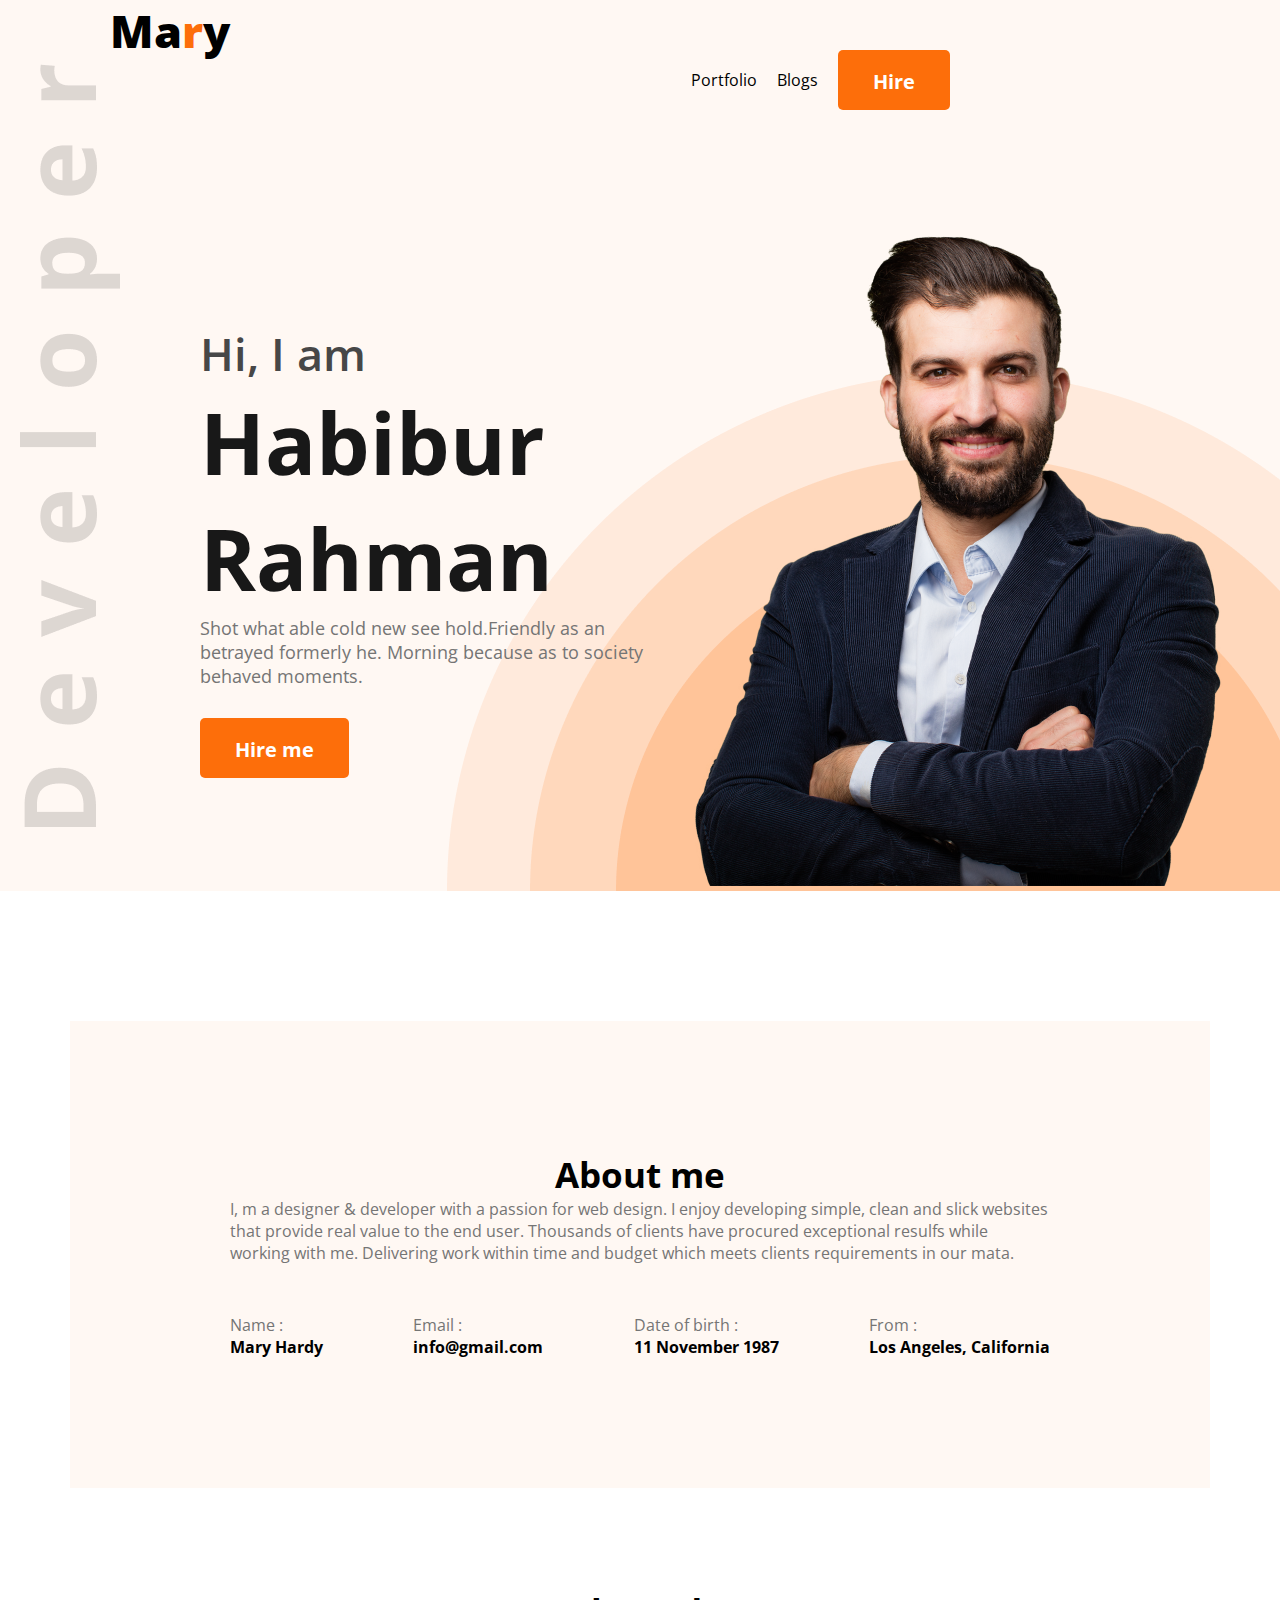
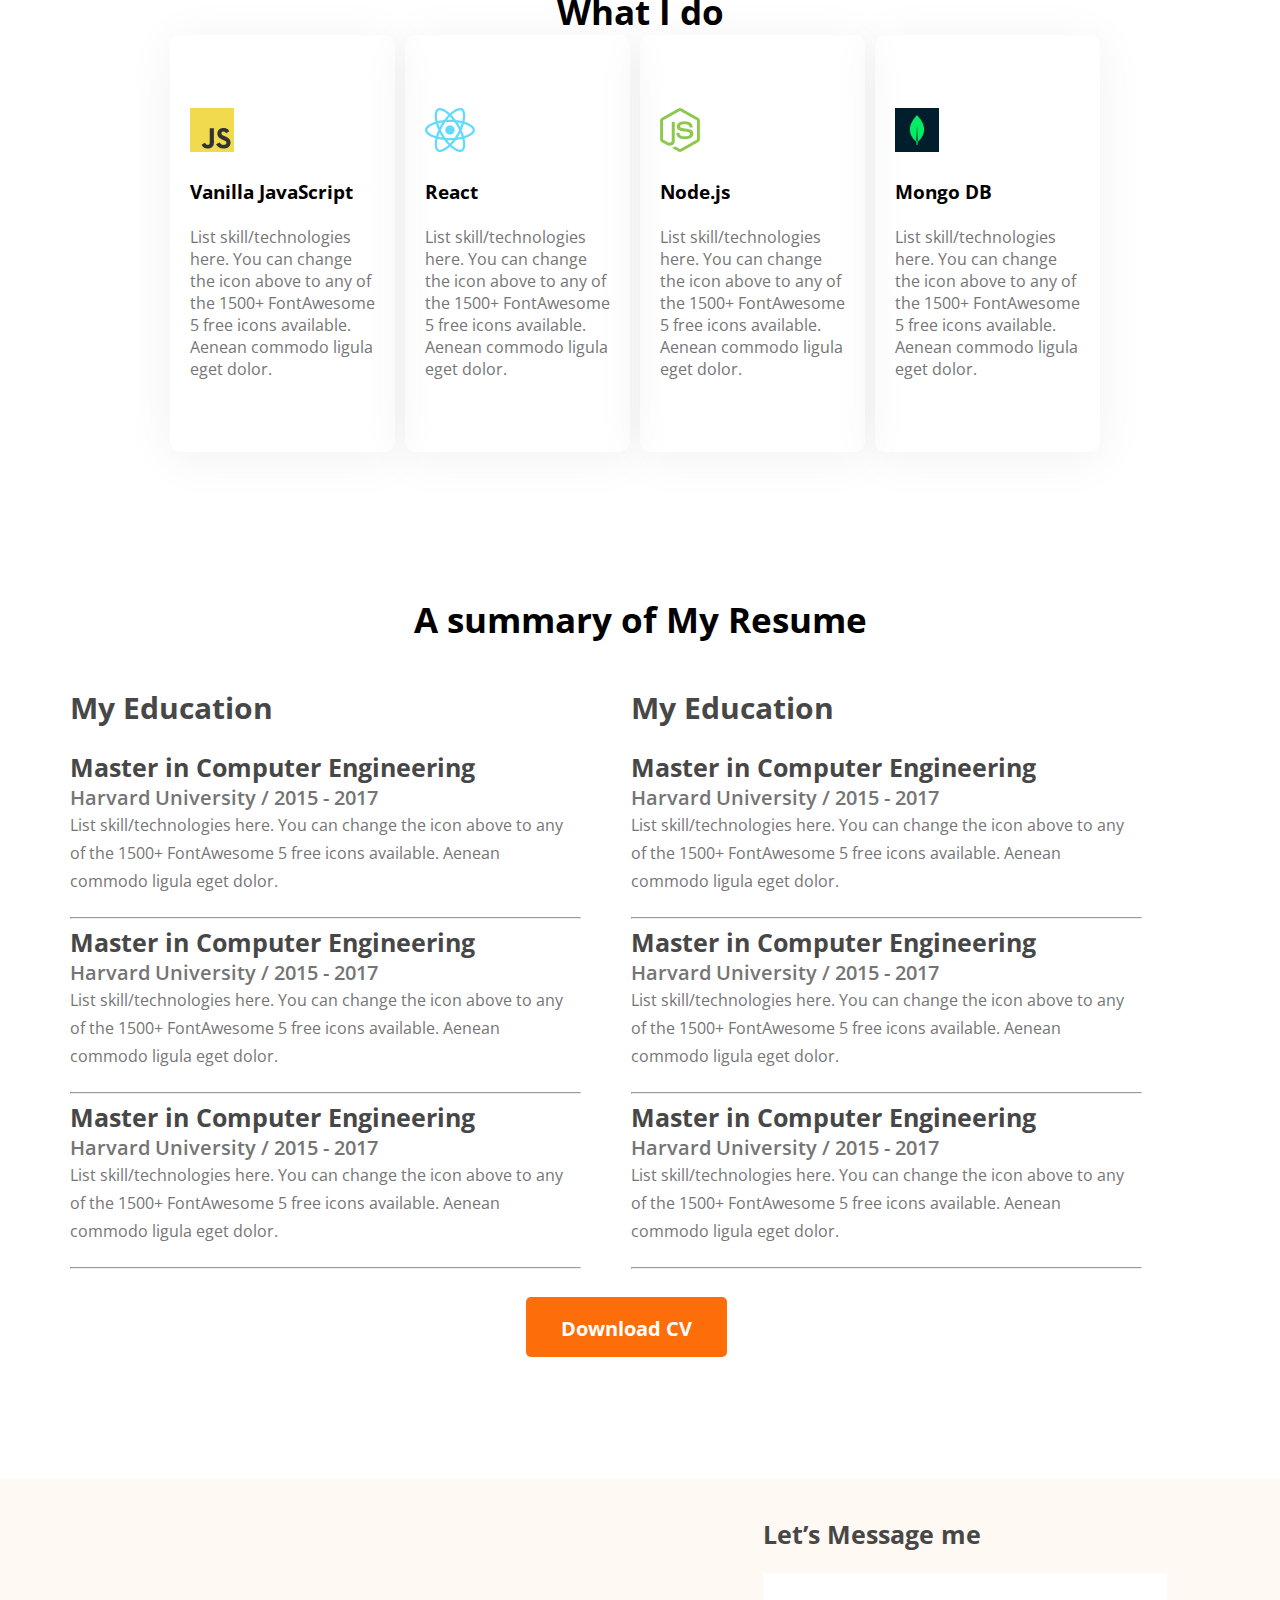
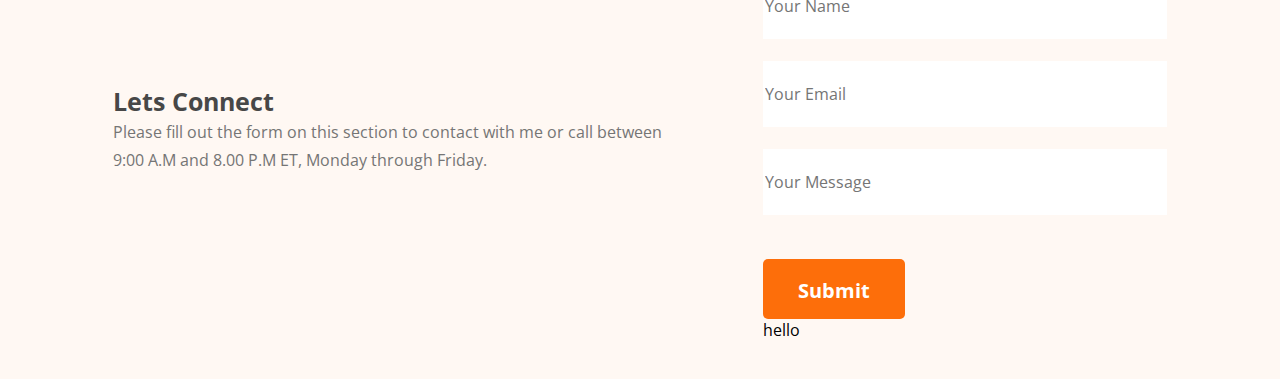
<file: index.html>
<!DOCTYPE html>
<html lang="en">

<head>
    <meta charset="UTF-8">
    <meta http-equiv="X-UA-Compatible" content="IE=edge">
    <meta name="viewport" content="width=device-width, initial-scale=1.0">
    <title>Portfolio</title>
    <link rel="stylesheet" href="styles/style.css">
    <style>
        @import url('https://fonts.googleapis.com/css2?family=Open+Sans&display=swap');
    </style>
</head>

<body>
    <header class="header">
        <nav>
            <h2 class="nav-title">Ma<span class="text-primary">r</span>y</h2>
            <ul>
                <li>Portfolio</li>
                <li>Blogs</li>
                <li><button class="btn-primary">Hire </button></li>
            </ul>
        </nav>
        <!-- banner  -->
        <div class="banner">
            <div>
                <h3 class="banner-subtitle">Hi, I am</h3>
                <h2 class="banner-title">Habibur Rahman</h2>
                <p class="banner-description">
                    Shot what able cold new see hold.Friendly as an betrayed formerly he. Morning because as to society
                    behaved moments.
                </p>
                <button class="btn-primary">Hire me</button>
            </div>
            <div>
                <img src="images/hardy.png" alt="">
            </div>
        </div>
    </header>
    <main class="main">
        <section class="about-me">
            <h2 class="section-title">About me</h2>
            <p class="section-description">I, m a designer & developer with a passion for web design. I enjoy developing
                simple, clean and slick
                websites that provide real value to the end user. Thousands of clients have procured exceptional resulfs
                while working with me. Delivering work within time and budget which meets clients requirements in our
                mata.</p>
            <div class="contact-info">
                <div class="info-container">
                    <p>Name :</p>
                    <h4>Mary Hardy </h4>
                </div>
                <div class="info-container">
                    <p>Email :</p>
                    <h4>info@gmail.com </h4>
                </div>
                <div class="info-container">
                    <p>Date of birth :</p>
                    <h4>11 November 1987 </h4>
                </div>
                <div class="info-container">
                    <p>From :</p>
                    <h4>Los Angeles, California </h4>
                </div>
            </div>
        </section>
        <section class="what-i-do">
            <h2 class="section-title">What I do</h3>
                <div class="card-container">
                    <div class="card">
                        <div class="card-content">
                            <img src="/images/icons/js.png" alt="icon">
                            <br>
                            <br>
                            <h3>Vanilla JavaScript</h3>
                            <br>
                            <p class="card-description">List skill/technologies here. You can change the icon above to
                                any
                                of the 1500+ FontAwesome 5
                                free icons available. Aenean commodo ligula eget dolor. </p>

                        </div>

                    </div>
                    <div class="card">
                        <div class="card-content">
                            <img src="/images/icons/react.png" alt="icon">
                            <br>
                            <br>
                            <h3>React </h3>
                            <br>
                            <p class="card-description">List skill/technologies here. You can change the icon above to
                                any
                                of the 1500+ FontAwesome 5
                                free icons available. Aenean commodo ligula eget dolor. </p>

                        </div>

                    </div>
                    <div class="card">
                        <div class="card-content">
                            <img src="/images/icons/nodejs.png" alt="icon">
                            <br>
                            <br>
                            <h3>Node.js</h3>
                            <br>
                            <p class="card-description">List skill/technologies here. You can change the icon above to
                                any
                                of the 1500+ FontAwesome 5
                                free icons available. Aenean commodo ligula eget dolor. </p>

                        </div>

                    </div>

                    <div class="card">
                        <div class="card-content">
                            <img src="/images/icons/mongo.png" alt="icon">
                            <br>
                            <br>
                            <h3>Mongo DB</h3>
                            <br>
                            <p class="card-description">List skill/technologies here. You can change the icon above to
                                any
                                of the 1500+ FontAwesome 5
                                free icons available. Aenean commodo ligula eget dolor. </p>

                        </div>

                    </div>
                </div>
                <br>
                <br>
        </section>
        <section class="resume-summary-section">
            <h3 class="section-title ">A summary of My Resume</h3>
            <br>
            <br>
            <div class="summary-container">
                <div class="education-summer">
                    <h2 class="title-text">My Education</h2>
                    <br>
                    <div class="uni-container">
                        <h3 class="subtitle-text">Master in Computer Engineering</h3>
                        <h3 class="normal-text">Harvard University / 2015 - 2017</h3>
                        <p class="text-secondary">List skill/technologies here. You can change the icon above
                            to any of the 1500+ FontAwesome 5 free icons available. Aenean commodo ligula eget dolor.
                        </p>
                        <br>
                        <hr>
                        <br>
                    </div>
                    <div class="uni-container">
                        <h3 class="subtitle-text">Master in Computer Engineering</h3>
                        <h3 class="normal-text">Harvard University / 2015 - 2017</h3>
                        <p class="text-secondary">List skill/technologies here. You can change the icon above
                            to any of the 1500+ FontAwesome 5 free icons available. Aenean commodo ligula eget dolor.
                        </p>
                        <br>
                        <hr>
                        <br>
                    </div>
                    <div class="uni-container">
                        <h3 class="subtitle-text">Master in Computer Engineering</h3>
                        <h3 class="normal-text">Harvard University / 2015 - 2017</h3>
                        <p class="text-secondary">List skill/technologies here. You can change the icon above
                            to any of the 1500+ FontAwesome 5 free icons available. Aenean commodo ligula eget dolor.
                        </p>
                        <br>
                        <hr>
                        <br>
                    </div>

                </div>
                <div class="education-summer">
                    <h2 class="title-text">My Education</h2>
                    <br>
                    <div class="uni-container">
                        <h3 class="subtitle-text">Master in Computer Engineering</h3>
                        <h3 class="normal-text">Harvard University / 2015 - 2017</h3>
                        <p class="text-secondary">List skill/technologies here. You can change the icon above
                            to any of the 1500+ FontAwesome 5 free icons available. Aenean commodo ligula eget dolor.
                        </p>
                        <br>
                        <hr>
                        <br>
                    </div>
                    <div class="uni-container">
                        <h3 class="subtitle-text">Master in Computer Engineering</h3>
                        <h3 class="normal-text">Harvard University / 2015 - 2017</h3>
                        <p class="text-secondary">List skill/technologies here. You can change the icon above
                            to any of the 1500+ FontAwesome 5 free icons available. Aenean commodo ligula eget dolor.
                        </p>
                        <br>
                        <hr>
                        <br>
                    </div>
                    <div class="uni-container">
                        <h3 class="subtitle-text">Master in Computer Engineering</h3>
                        <h3 class="normal-text">Harvard University / 2015 - 2017</h3>
                        <p class="text-secondary">List skill/technologies here. You can change the icon above
                            to any of the 1500+ FontAwesome 5 free icons available. Aenean commodo ligula eget dolor.
                        </p>
                        <br>
                        <hr>
                        <br>
                    </div>

                </div>
            </div>
            <br>
            <button class="btn-primary classic-button">Download CV</button>
            <br>
            <br>

        </section>
    </main>
    <footer>
        <div class="lets-contact">
            <h2 class="subtitle-text">
                Lets Connect
            </h2>
            <p class="text-secondary">Please fill out the form on this section to contact with me or call between 9:00
                A.M and 8.00 P.M ET,
                Monday through Friday.</p>
        </div>
        <div class="lets-message-me">
            <h3 class="subtitle-text">
                Let’s Message me
            </h3>
            <br>
            <form>
                <input type="text" placeholder="Your Name">
                <br>
                <br>
                <input type="email" placeholder="Your Email">
                <br>
                <br>
                <input type="text" placeholder="Your Message">
                <br>
                <br>
                <br>
                <button class="btn-primary "> Submit</button>
                <p>hello</p>
            </form>
        </div>
    </footer>
</body>

</html>
</file>
<file: styles/style.css>
@import url('https://fonts.googleapis.com/css2?family=Open+Sans:wght@700&display=swap');

* {
    font-family: 'Open Sans', sans-serif;
    margin: 0;
}

.text-primary {
    color: #FD6E0A;
}

.btn-primary {
    height: 60px;
    font-weight: 700;
    font-size: 20px;
    background-color: #FD6E0A;
    color: white;
    border: none;
    border-radius: 5px;
    padding: 18px 35px;

}

.normal-text {
    color: #757575;
    font-weight: 600;
    font-size: 20px;
}

.title-text {
    font-weight: 700;
    font-size: 30px;
    color: #474747;
}

.subtitle-text {
    color: #474747;
    font-weight: 700;
    font-size: 25px;
}

.text-secondary {
    color: #757575;
    font-size: 16px;
    line-height: 28px;
}

.header {
    background-color: #FFF8F3;
    background-image: url('../images/header_bg.png'), url('../images/developer.png');
    background-repeat: no-repeat;
    background-position: bottom right, 20px;

}

.nav-title {
    font-weight: 800;
    font-size: 45px;
}

nav {
    display: flex;
    justify-content: space-around;
}

nav ul {
    display: flex;
    margin: 50px 200px;
    align-items: center;
}

nav li {
    list-style: none;
    margin-right: 20px;
}

/* style for banner  */
.banner {
    display: flex;
    align-items: center;
    margin: 50px 50px 50px 200px;
}

.banner-title {
    color: #181818;
    font-weight: 700;
    font-size: 85px;
}

.banner-subtitle {
    font-weight: 600;
    font-size: 45px;
    color: #474747;
}

.banner-description {
    font-weight: 400;
    font-size: 18px;
    margin-bottom: 30px;
    color: #757575;
}

/* styles for main section  */
main {
    max-width: 1140px;
    margin: 0 auto;
}

.about-me {
    background-color: #FFF8F3;
    padding: 130px 160px;
    margin-top: 130px;
}

.section-title {
    text-align: center;
    font-size: 35px;

}

.section-description {
    color: #757575;
}

.contact-info {
    display: flex;
    justify-content: space-between;
    margin-top: 50px;
}

.info-container p {
    color: #757575;
}


/* what I do style  */

.what-i-do {
    margin: 100px;
}

.card-container {
    display: flex;
    justify-content: space-between;

}

.card {
    width: 267px;
    height: 377px;
    padding: 20px;

    display: flex;
    align-items: center;
    justify-content: center;
    border-radius: 10px;
    margin-right: 10px;
    box-shadow: 0px 6px 50px rgba(0, 0, 0, 0.06);
}

.card-description {
    color: #757575;
    font-size: 16px;

}

/* resume summary section  */
.summary-container {
    display: flex;
}

.uni-container {
    width: 511px;
    height: 175px;
    margin-right: 50px;
}

.classic-button {
    text-align: center;
    margin: 0 40%;
}

/* styles for footer  */

footer {
    background-color: #FFF8F3;
    display: flex;
    align-items: center;
    justify-content: center;
    height: 500px;
    margin-top: 100px;
}

.lets-contact {
    width: 550px;
    margin-right: 100px;
}

input {
    border: none;
    height: 64px;
    width: 400px;
    font-size: 16px;

}
</file>
